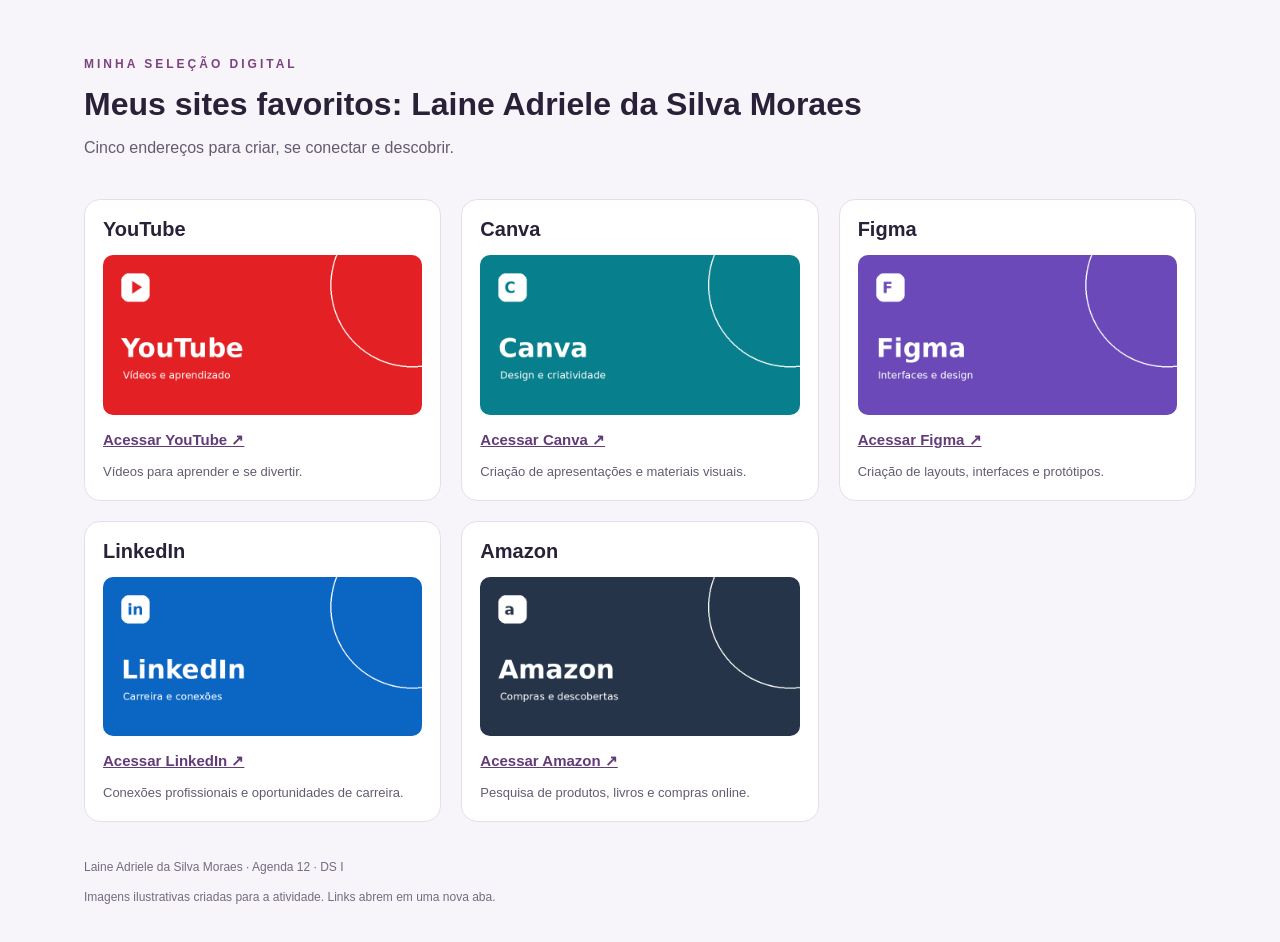
<file: index.html>
<!DOCTYPE html>
<!-- Página da Agenda 12 de Desenvolvimento de Sistemas I. -->
<html lang="pt-BR">
<head>
  <meta charset="UTF-8">
  <meta name="viewport" content="width=device-width, initial-scale=1.0">
  <!-- Título exibido na aba do navegador. -->
  <title>Meus sites favoritos</title>
  <link rel="stylesheet" href="estilo.css">
</head>
<body>
  <header>
    <p class="etiqueta">MINHA SELEÇÃO DIGITAL</p>
    <!-- Título principal com o nome da aluna. -->
    <h1>Meus sites favoritos: Laine Adriele da Silva Moraes</h1>
    <p>Cinco endereços para criar, se conectar e descobrir.</p>
  </header>
  <!-- Cada seção possui nome, imagem local e link abaixo da imagem. -->
  <main>
    <!-- Site 1: YouTube. A imagem também funciona como link. -->
    <section class="site">
      <h1>YouTube</h1>
      <a href="https://www.youtube.com/" target="_blank" rel="noopener noreferrer">
        <img src="youtube.png" alt="Ilustração representativa do site YouTube" width="800" height="400">
      </a>
      <a class="acessar" href="https://www.youtube.com/" target="_blank" rel="noopener noreferrer">Acessar YouTube ↗</a>
      <p>Vídeos para aprender e se divertir.</p>
    </section>
    <!-- Site 2: Canva. A imagem também funciona como link. -->
    <section class="site">
      <h1>Canva</h1>
      <a href="https://www.canva.com/" target="_blank" rel="noopener noreferrer">
        <img src="canva.png" alt="Ilustração representativa do site Canva" width="800" height="400">
      </a>
      <a class="acessar" href="https://www.canva.com/" target="_blank" rel="noopener noreferrer">Acessar Canva ↗</a>
      <p>Criação de apresentações e materiais visuais.</p>
    </section>
    <!-- Site 3: Figma. A imagem também funciona como link. -->
    <section class="site">
      <h1>Figma</h1>
      <a href="https://www.figma.com/" target="_blank" rel="noopener noreferrer">
        <img src="figma.png" alt="Ilustração representativa do site Figma" width="800" height="400">
      </a>
      <a class="acessar" href="https://www.figma.com/" target="_blank" rel="noopener noreferrer">Acessar Figma ↗</a>
      <p>Criação de layouts, interfaces e protótipos.</p>
    </section>
    <!-- Site 4: LinkedIn. A imagem também funciona como link. -->
    <section class="site">
      <h1>LinkedIn</h1>
      <a href="https://www.linkedin.com/" target="_blank" rel="noopener noreferrer">
        <img src="linkedin.png" alt="Ilustração representativa do site LinkedIn" width="800" height="400">
      </a>
      <a class="acessar" href="https://www.linkedin.com/" target="_blank" rel="noopener noreferrer">Acessar LinkedIn ↗</a>
      <p>Conexões profissionais e oportunidades de carreira.</p>
    </section>
    <!-- Site 5: Amazon. A imagem também funciona como link. -->
    <section class="site">
      <h1>Amazon</h1>
      <a href="https://www.amazon.com.br/" target="_blank" rel="noopener noreferrer">
        <img src="amazon.png" alt="Ilustração representativa do site Amazon" width="800" height="400">
      </a>
      <a class="acessar" href="https://www.amazon.com.br/" target="_blank" rel="noopener noreferrer">Acessar Amazon ↗</a>
      <p>Pesquisa de produtos, livros e compras online.</p>
    </section>
  </main>
  <footer>
    <p>Laine Adriele da Silva Moraes · Agenda 12 · DS I</p>
    <p>Imagens ilustrativas criadas para a atividade. Links abrem em uma nova aba.</p>
  </footer>
</body>
</html>
</file>
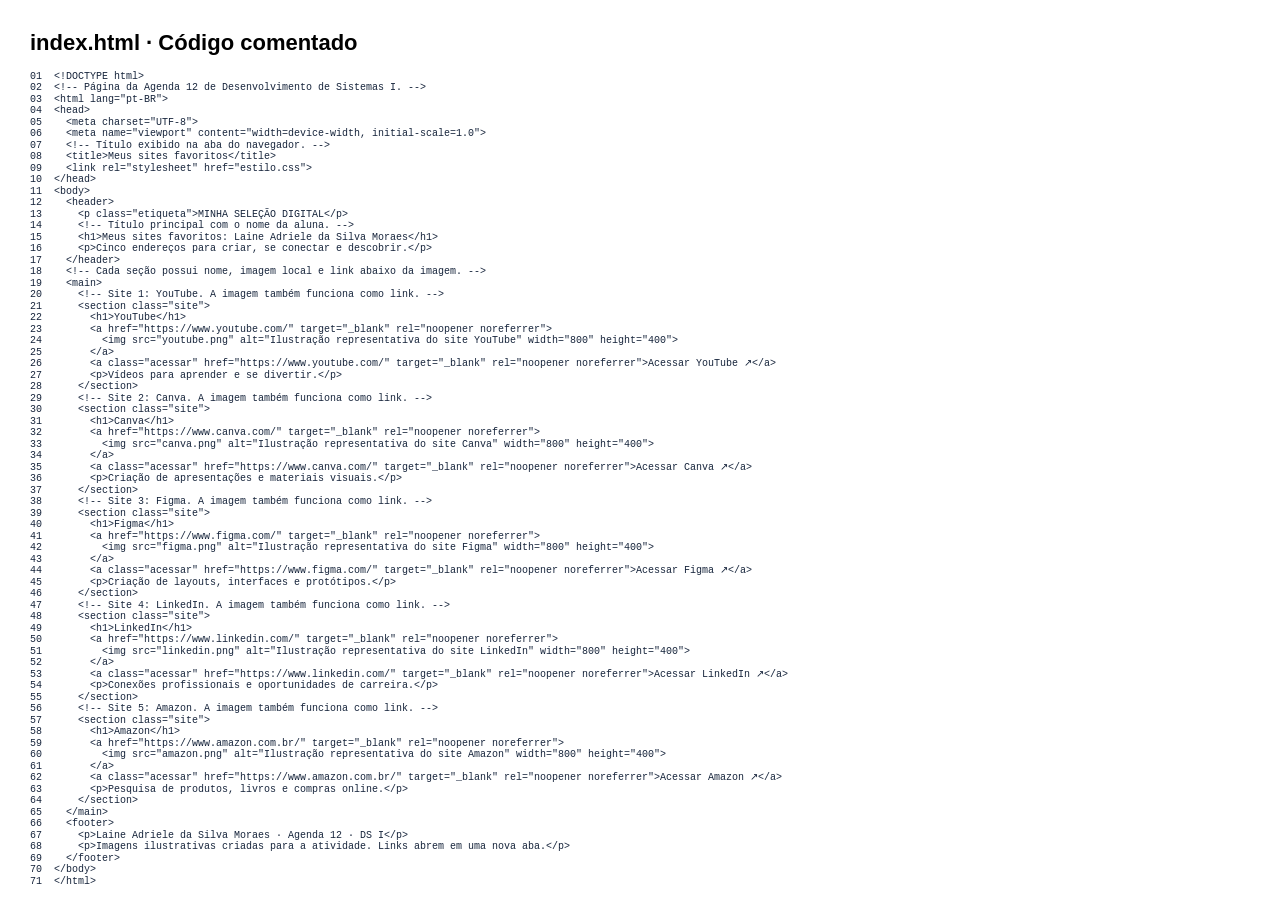
<file: codigo.html>
<!doctype html><html lang="pt-BR"><meta charset="UTF-8"><title>Código comentado da atividade</title><style>body{margin:30px;background:#fff;font-family:Arial}h1{font-size:22px}pre{font:10px/1.15 monospace;white-space:pre-wrap;color:#17253c}</style><h1>index.html · Código comentado</h1><pre>01  &lt;!DOCTYPE html&gt;
02  &lt;!-- Página da Agenda 12 de Desenvolvimento de Sistemas I. --&gt;
03  &lt;html lang=&quot;pt-BR&quot;&gt;
04  &lt;head&gt;
05    &lt;meta charset=&quot;UTF-8&quot;&gt;
06    &lt;meta name=&quot;viewport&quot; content=&quot;width=device-width, initial-scale=1.0&quot;&gt;
07    &lt;!-- Título exibido na aba do navegador. --&gt;
08    &lt;title&gt;Meus sites favoritos&lt;/title&gt;
09    &lt;link rel=&quot;stylesheet&quot; href=&quot;estilo.css&quot;&gt;
10  &lt;/head&gt;
11  &lt;body&gt;
12    &lt;header&gt;
13      &lt;p class=&quot;etiqueta&quot;&gt;MINHA SELEÇÃO DIGITAL&lt;/p&gt;
14      &lt;!-- Título principal com o nome da aluna. --&gt;
15      &lt;h1&gt;Meus sites favoritos: Laine Adriele da Silva Moraes&lt;/h1&gt;
16      &lt;p&gt;Cinco endereços para criar, se conectar e descobrir.&lt;/p&gt;
17    &lt;/header&gt;
18    &lt;!-- Cada seção possui nome, imagem local e link abaixo da imagem. --&gt;
19    &lt;main&gt;
20      &lt;!-- Site 1: YouTube. A imagem também funciona como link. --&gt;
21      &lt;section class=&quot;site&quot;&gt;
22        &lt;h1&gt;YouTube&lt;/h1&gt;
23        &lt;a href=&quot;https://www.youtube.com/&quot; target=&quot;_blank&quot; rel=&quot;noopener noreferrer&quot;&gt;
24          &lt;img src=&quot;youtube.png&quot; alt=&quot;Ilustração representativa do site YouTube&quot; width=&quot;800&quot; height=&quot;400&quot;&gt;
25        &lt;/a&gt;
26        &lt;a class=&quot;acessar&quot; href=&quot;https://www.youtube.com/&quot; target=&quot;_blank&quot; rel=&quot;noopener noreferrer&quot;&gt;Acessar YouTube ↗&lt;/a&gt;
27        &lt;p&gt;Vídeos para aprender e se divertir.&lt;/p&gt;
28      &lt;/section&gt;
29      &lt;!-- Site 2: Canva. A imagem também funciona como link. --&gt;
30      &lt;section class=&quot;site&quot;&gt;
31        &lt;h1&gt;Canva&lt;/h1&gt;
32        &lt;a href=&quot;https://www.canva.com/&quot; target=&quot;_blank&quot; rel=&quot;noopener noreferrer&quot;&gt;
33          &lt;img src=&quot;canva.png&quot; alt=&quot;Ilustração representativa do site Canva&quot; width=&quot;800&quot; height=&quot;400&quot;&gt;
34        &lt;/a&gt;
35        &lt;a class=&quot;acessar&quot; href=&quot;https://www.canva.com/&quot; target=&quot;_blank&quot; rel=&quot;noopener noreferrer&quot;&gt;Acessar Canva ↗&lt;/a&gt;
36        &lt;p&gt;Criação de apresentações e materiais visuais.&lt;/p&gt;
37      &lt;/section&gt;
38      &lt;!-- Site 3: Figma. A imagem também funciona como link. --&gt;
39      &lt;section class=&quot;site&quot;&gt;
40        &lt;h1&gt;Figma&lt;/h1&gt;
41        &lt;a href=&quot;https://www.figma.com/&quot; target=&quot;_blank&quot; rel=&quot;noopener noreferrer&quot;&gt;
42          &lt;img src=&quot;figma.png&quot; alt=&quot;Ilustração representativa do site Figma&quot; width=&quot;800&quot; height=&quot;400&quot;&gt;
43        &lt;/a&gt;
44        &lt;a class=&quot;acessar&quot; href=&quot;https://www.figma.com/&quot; target=&quot;_blank&quot; rel=&quot;noopener noreferrer&quot;&gt;Acessar Figma ↗&lt;/a&gt;
45        &lt;p&gt;Criação de layouts, interfaces e protótipos.&lt;/p&gt;
46      &lt;/section&gt;
47      &lt;!-- Site 4: LinkedIn. A imagem também funciona como link. --&gt;
48      &lt;section class=&quot;site&quot;&gt;
49        &lt;h1&gt;LinkedIn&lt;/h1&gt;
50        &lt;a href=&quot;https://www.linkedin.com/&quot; target=&quot;_blank&quot; rel=&quot;noopener noreferrer&quot;&gt;
51          &lt;img src=&quot;linkedin.png&quot; alt=&quot;Ilustração representativa do site LinkedIn&quot; width=&quot;800&quot; height=&quot;400&quot;&gt;
52        &lt;/a&gt;
53        &lt;a class=&quot;acessar&quot; href=&quot;https://www.linkedin.com/&quot; target=&quot;_blank&quot; rel=&quot;noopener noreferrer&quot;&gt;Acessar LinkedIn ↗&lt;/a&gt;
54        &lt;p&gt;Conexões profissionais e oportunidades de carreira.&lt;/p&gt;
55      &lt;/section&gt;
56      &lt;!-- Site 5: Amazon. A imagem também funciona como link. --&gt;
57      &lt;section class=&quot;site&quot;&gt;
58        &lt;h1&gt;Amazon&lt;/h1&gt;
59        &lt;a href=&quot;https://www.amazon.com.br/&quot; target=&quot;_blank&quot; rel=&quot;noopener noreferrer&quot;&gt;
60          &lt;img src=&quot;amazon.png&quot; alt=&quot;Ilustração representativa do site Amazon&quot; width=&quot;800&quot; height=&quot;400&quot;&gt;
61        &lt;/a&gt;
62        &lt;a class=&quot;acessar&quot; href=&quot;https://www.amazon.com.br/&quot; target=&quot;_blank&quot; rel=&quot;noopener noreferrer&quot;&gt;Acessar Amazon ↗&lt;/a&gt;
63        &lt;p&gt;Pesquisa de produtos, livros e compras online.&lt;/p&gt;
64      &lt;/section&gt;
65    &lt;/main&gt;
66    &lt;footer&gt;
67      &lt;p&gt;Laine Adriele da Silva Moraes · Agenda 12 · DS I&lt;/p&gt;
68      &lt;p&gt;Imagens ilustrativas criadas para a atividade. Links abrem em uma nova aba.&lt;/p&gt;
69    &lt;/footer&gt;
70  &lt;/body&gt;
71  &lt;/html&gt;</pre></html>
</file>
<file: estilo.css>
/* Estilo visual e organização responsiva dos cinco sites. */
* { box-sizing: border-box; }
body { margin: 0; background: #f7f4fa; color: #292138; font-family: Arial, sans-serif; }
header, main, footer { max-width: 1160px; margin: auto; }
header { padding: 45px 24px 26px; }
.etiqueta { color: #7c437f; font-size: 12px; font-weight: bold; letter-spacing: 3px; }
header h1 { font-size: 32px; line-height: 1.2; max-width: 870px; margin: 14px 0; }
header > p:last-child { color: #655b70; }
main { display: grid; grid-template-columns: repeat(3, 1fr); gap: 20px; padding: 0 24px; }
.site { background: white; border: 1px solid #e5deec; border-radius: 16px; padding: 18px; }
.site h1 { font-size: 20px; margin: 0 0 14px; }
.site img { width: 100%; height: auto; display: block; border-radius: 10px; }
.acessar { color: #633b78; display: inline-block; margin-top: 16px; font-size: 15px; font-weight: bold; }
.site p { color: #655b70; font-size: 13px; line-height: 1.5; margin-bottom: 0; }
a:focus-visible { outline: 3px solid #b872ac; outline-offset: 4px; }
footer { padding: 24px; color: #766b80; font-size: 12px; line-height: 1.5; }
@media (max-width: 850px) { main { grid-template-columns: repeat(2, 1fr); } }
@media (max-width: 560px) { main { grid-template-columns: 1fr; } header h1 { font-size: 26px; } }
</file>
